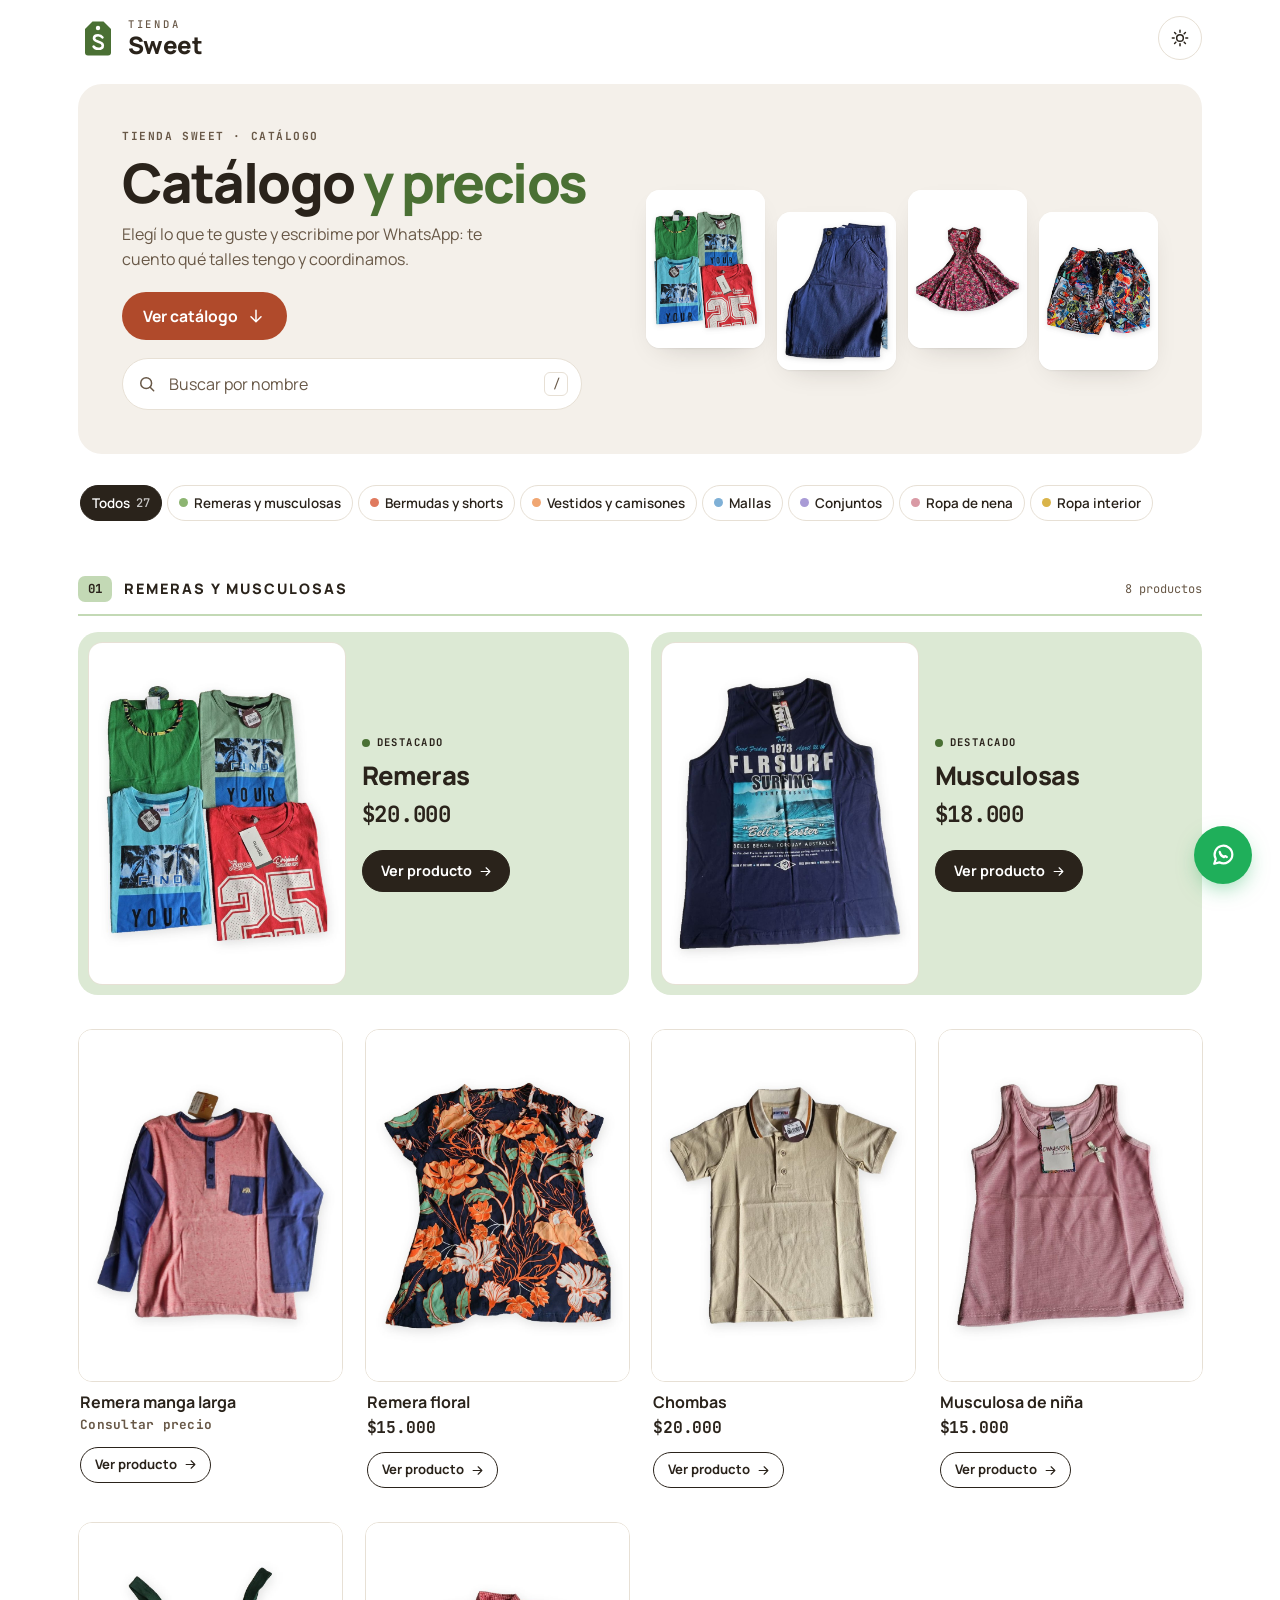
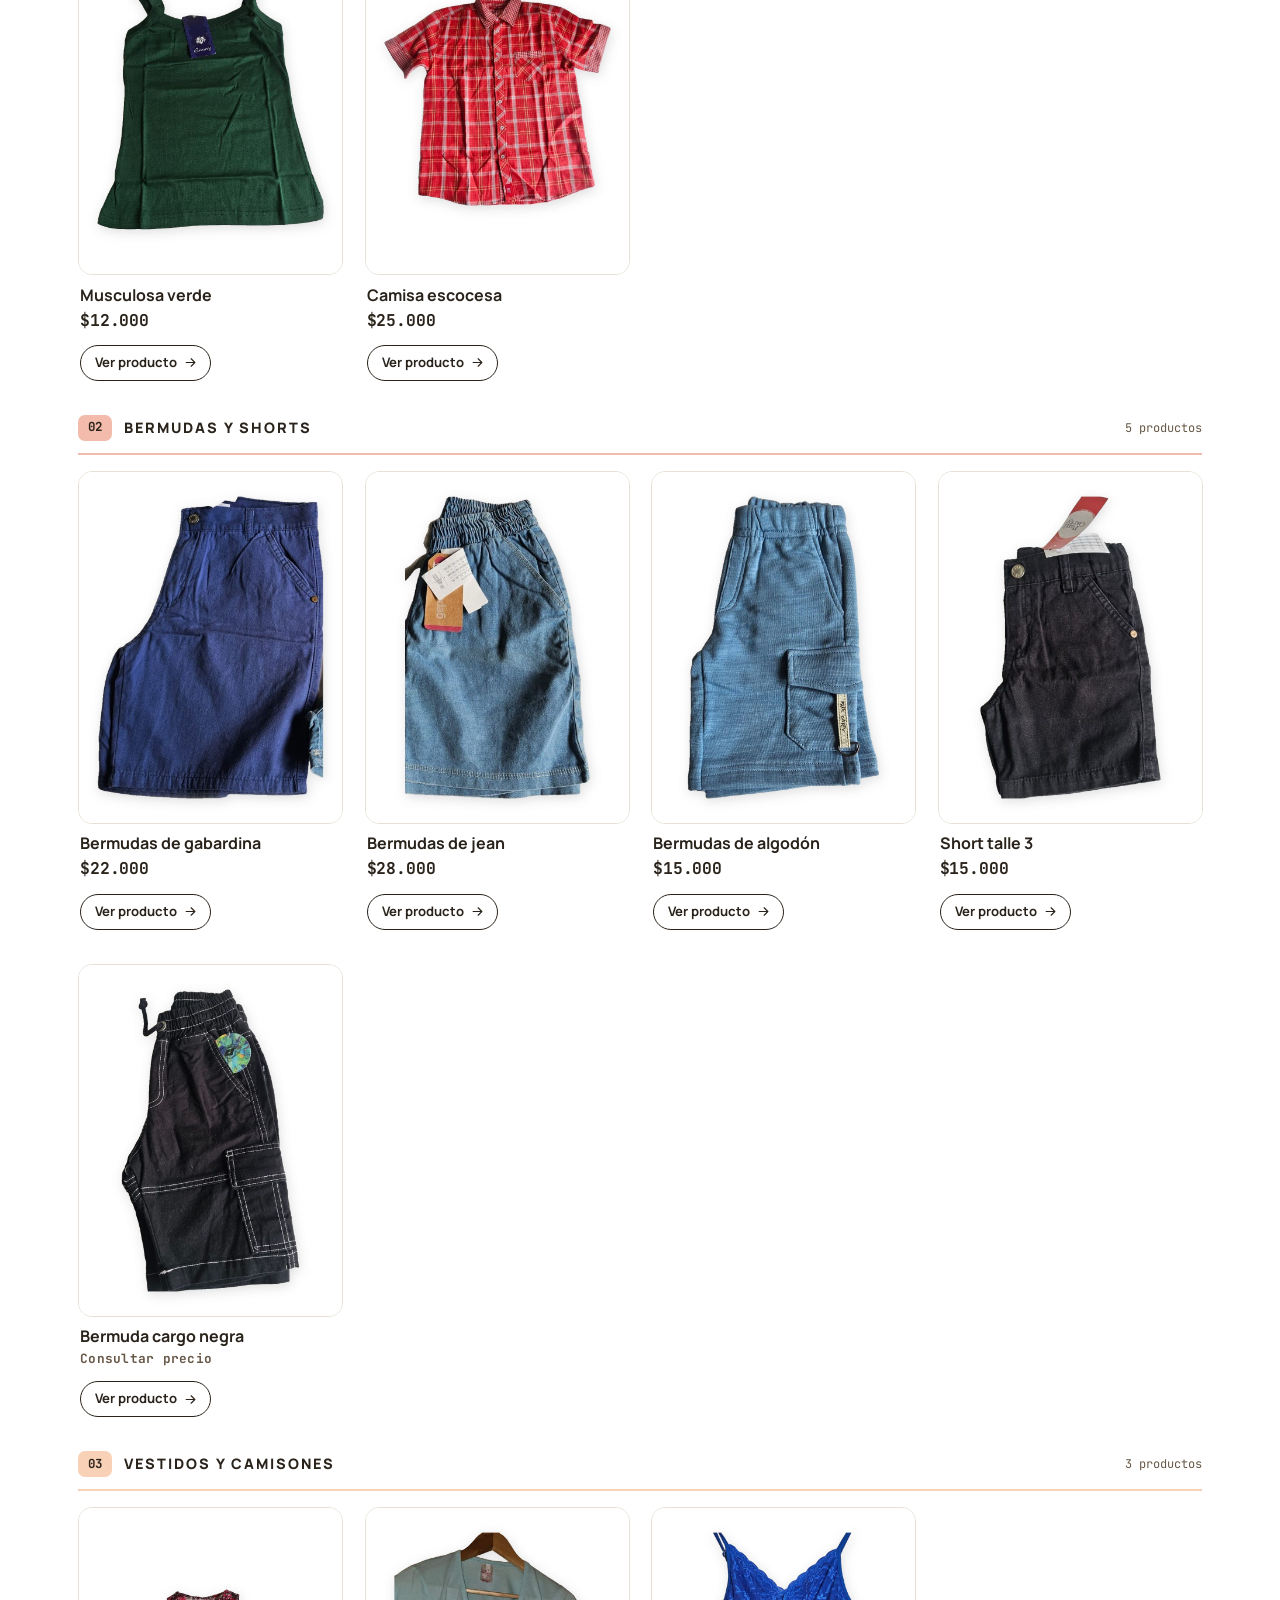
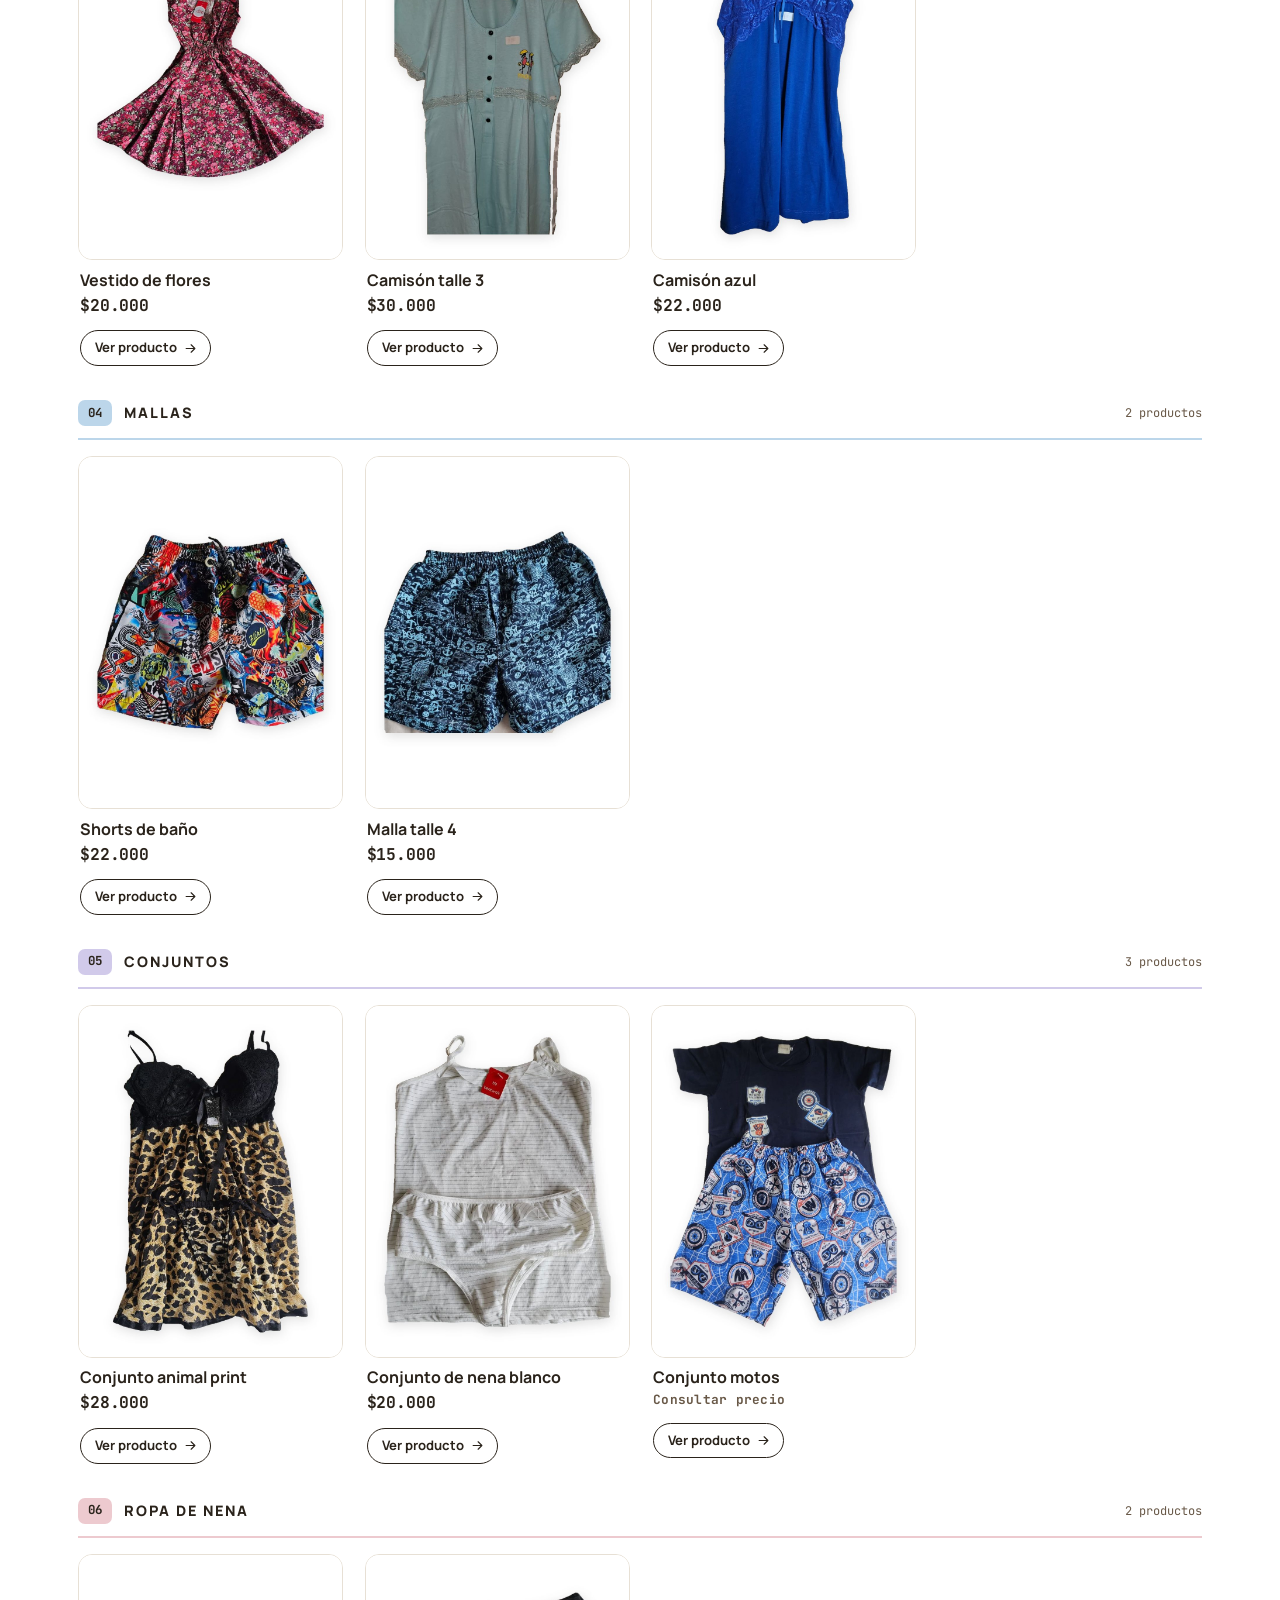
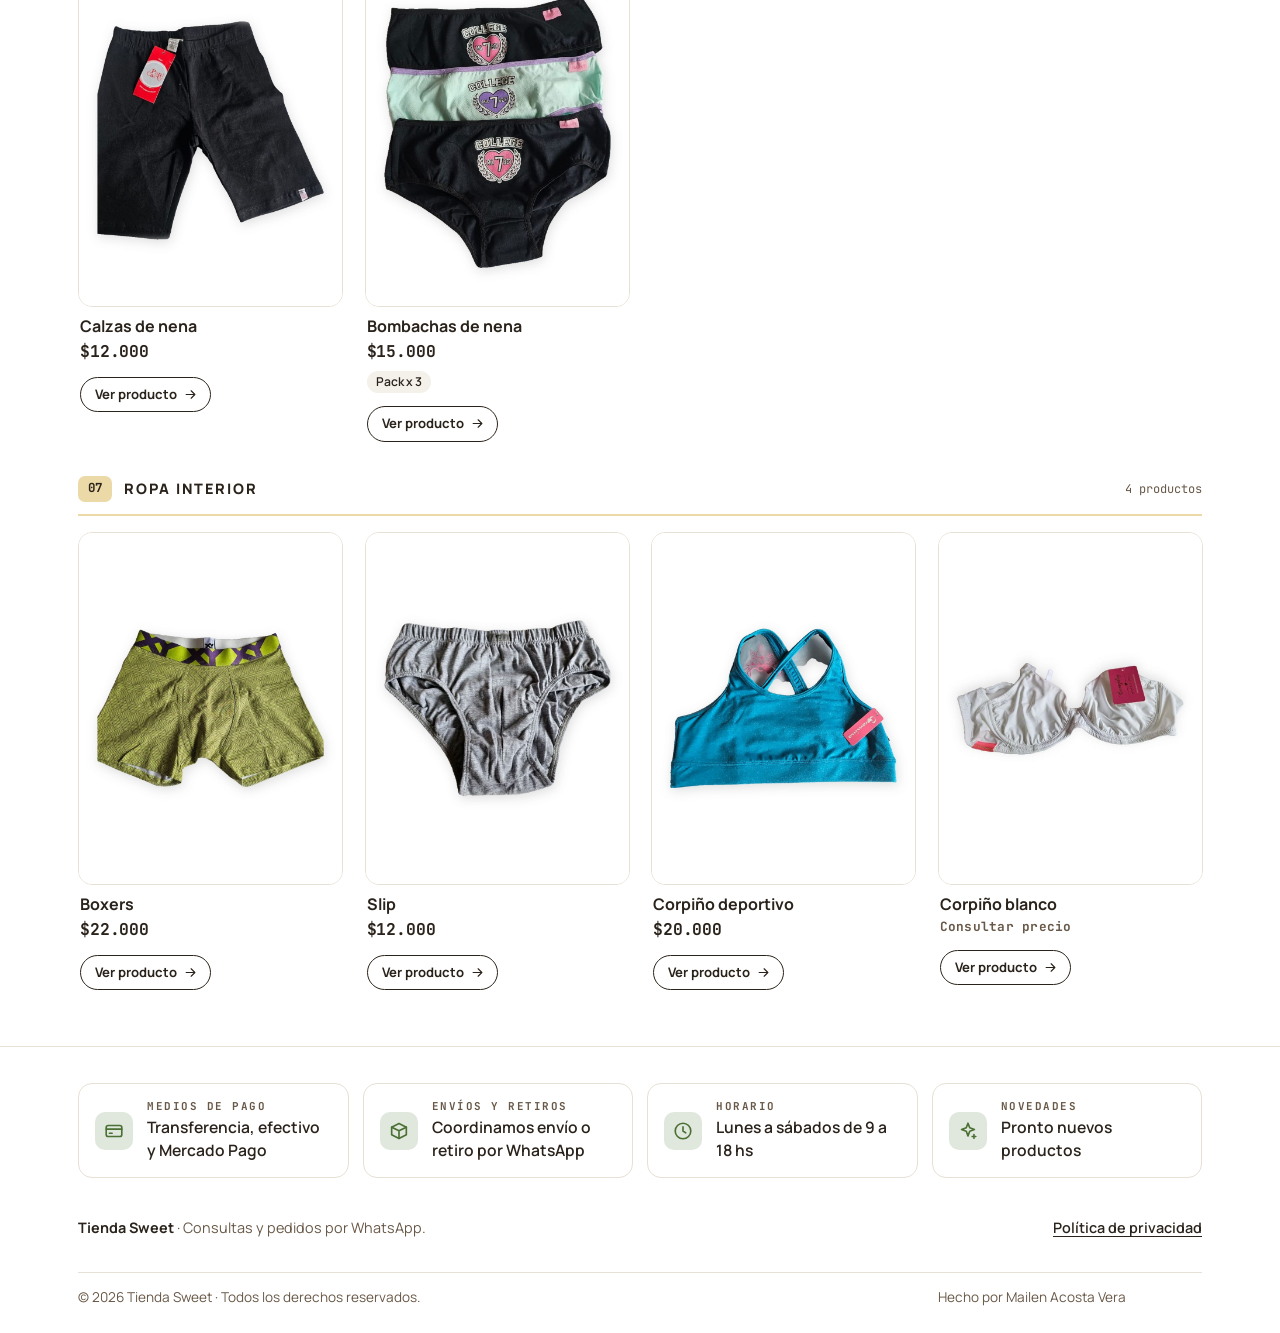
<file: index.html>
<!doctype html>
<html lang="es-AR">
<head>
  <meta charset="utf-8">
  <meta name="viewport" content="width=device-width, initial-scale=1, viewport-fit=cover">
  <title>Tienda Sweet</title>
  <meta name="description" content="Catálogo de Tienda Sweet: remeras, bermudas, vestidos, mallas, conjuntos, ropa de nena y ropa interior. Precios y pedidos por WhatsApp.">

  <!-- Vista previa al compartir el link (WhatsApp, Instagram, etc.) -->
  <meta property="og:type" content="website">
  <meta property="og:locale" content="es_AR">
  <meta property="og:site_name" content="Tienda Sweet">
  <meta property="og:title" content="Tienda Sweet">
  <meta property="og:description" content="Catálogo con precios. Elegí lo que te guste y pedilo por WhatsApp.">
  <!-- Cuando haya imagen: dirección completa (https://…), 1200 × 630 px.
  <meta property="og:image" content="https://TU-DOMINIO/assets/og-tienda-sweet.jpg">
  <meta property="og:image:width" content="1200">
  <meta property="og:image:height" content="630">
  -->

  <meta name="theme-color" content="#FFFFFF">
  <link rel="icon" href="assets/favicon.svg" type="image/svg+xml">

  <script>
    // Aplica el tema antes de pintar para que no parpadee.
    (function () {
      var t = null;
      try { t = localStorage.getItem("tiendasweet-tema"); } catch (e) {}
      if (t !== "beige") t = "blanco";
      document.documentElement.dataset.theme = t;
    })();
  </script>

  <link rel="preconnect" href="https://fonts.googleapis.com">
  <link rel="preconnect" href="https://fonts.gstatic.com" crossorigin>
  <link rel="stylesheet" href="https://fonts.googleapis.com/css2?family=JetBrains+Mono:wght@500;700&family=Manrope:wght@400;500;600;700;800&display=swap">
  <link rel="stylesheet" href="css/styles.css">

  <script src="js/data.js" defer></script>
  <script src="js/app.js" defer></script>
</head>
<body>
  <a class="saltar" href="#secciones">Saltar al catálogo</a>

  <header class="site-header">
    <div class="wrap header-row">
      <a class="brand" href="index.html" aria-label="Tienda Sweet, inicio">
        <svg class="brand-mark" viewBox="0 0 40 40" aria-hidden="true" focusable="false">
          <path class="brand-tag" d="M14.5 3.5h11l7.5 7.5v23.5a3 3 0 0 1-3 3h-20a3 3 0 0 1-3-3V11z"/>
          <circle class="brand-hole" cx="20" cy="10" r="2.2"/>
          <path class="brand-s" d="M24.4 19.4c-.9-1.4-2.5-2.2-4.3-2.2-2.4 0-4.1 1.3-4.1 3.1 0 4.4 8.8 2.6 8.8 7.1 0 2-1.8 3.4-4.6 3.4-2 0-3.7-.8-4.6-2.3"/>
        </svg>
        <span class="brand-text">
          <span class="brand-kicker">Tienda</span>
          <span class="brand-name">Sweet</span>
        </span>
      </a>
      <button type="button" class="icon-btn" data-theme-toggle aria-pressed="false" aria-label="Fondo beige">
        <svg class="icon icono-sol" viewBox="0 0 24 24" aria-hidden="true" focusable="false"><circle cx="12" cy="12" r="4"/><path d="M12 2.8v2.2M12 19v2.2M2.8 12H5M19 12h2.2M5.5 5.5l1.5 1.5M17 17l1.5 1.5M5.5 18.5L7 17M17 7l1.5-1.5"/></svg>
      </button>
    </div>
    <div class="wrap">
      <section class="hero" aria-labelledby="hero-titulo">
        <div class="hero-copy">
          <p class="hero-kicker">Tienda Sweet · Catálogo</p>
          <h1 class="hero-titulo" id="hero-titulo">Catálogo <span>y precios</span></h1>
          <p class="hero-texto">Elegí lo que te guste y escribime por WhatsApp: te cuento qué talles tengo y coordinamos.</p>
          <a class="btn btn--primario hero-cta" href="#secciones">Ver catálogo <svg class="icon" viewBox="0 0 24 24" aria-hidden="true" focusable="false"><path d="M12 5v14M6 13l6 6 6-6"/></svg></a>
          <form class="buscador hero-buscador" id="buscador" role="search" autocomplete="off">
            <label class="sr-only" for="buscar">Buscar por nombre</label>
            <svg class="icon buscador-icono" viewBox="0 0 24 24" aria-hidden="true" focusable="false"><circle cx="11" cy="11" r="6.5"/><path d="M20 20l-4.2-4.2"/></svg>
            <input id="buscar" type="search" placeholder="Buscar por nombre" enterkeyhint="search" spellcheck="false">
            <kbd class="atajo" aria-hidden="true">/</kbd>
            <button type="button" class="buscador-limpiar" id="buscar-limpiar" aria-label="Borrar búsqueda">
              <svg class="icon" viewBox="0 0 24 24" aria-hidden="true" focusable="false"><path d="M6.5 6.5l11 11M17.5 6.5l-11 11"/></svg>
            </button>
          </form>
        </div>
        <div class="hero-mosaico" id="hero-mosaico" aria-label="Algunos productos"></div>
      </section>
    </div>
  </header>

  <div id="centinela" aria-hidden="true"></div>
  <div class="controles" id="controles">
    <div class="wrap controles-inner">
      <button type="button" class="ir-buscar" id="ir-buscar" aria-label="Ir al buscador">
        <svg class="icon" viewBox="0 0 24 24" aria-hidden="true" focusable="false"><circle cx="11" cy="11" r="6.5"/><path d="M20 20l-4.2-4.2"/></svg>
      </button>
      <nav class="chips" id="chips" aria-label="Categorías"></nav>
    </div>
  </div>

  <main class="wrap catalogo">
    <p class="sr-only" id="anuncio" aria-live="polite"></p>
    <div id="secciones" tabindex="-1"></div>

    <div class="vacio" id="vacio" hidden>
      <svg class="vacio-icono" viewBox="0 0 24 24" aria-hidden="true" focusable="false"><circle cx="11" cy="11" r="6.5"/><path d="M20 20l-4.2-4.2M8.8 11h4.4"/></svg>
      <h2 class="vacio-titulo">No encontré nada con ese nombre</h2>
      <p class="vacio-texto" id="vacio-detalle"></p>
      <div class="vacio-acciones">
        <button type="button" class="btn btn--secundario" id="vacio-limpiar">Borrar búsqueda</button>
        <button type="button" class="btn btn--texto" id="vacio-todas" hidden>Buscar en todas las categorías</button>
      </div>
    </div>

    <noscript><p class="vacio-texto">Para ver el catálogo hace falta activar JavaScript en el navegador.</p></noscript>
  </main>

  <footer class="site-footer">
    <div class="wrap">
      <ul class="info">
        <li class="info-item">
          <svg class="icon info-icono" viewBox="0 0 24 24" aria-hidden="true" focusable="false"><rect x="3.5" y="6" width="17" height="12" rx="2.2"/><path d="M3.5 10h17M7 14.5h3"/></svg>
          <div>
            <p class="info-rotulo">Medios de pago</p>
            <p class="info-texto">Transferencia, efectivo y Mercado Pago</p>
          </div>
        </li>
        <li class="info-item">
          <svg class="icon info-icono" viewBox="0 0 24 24" aria-hidden="true" focusable="false"><path d="M4 7.8l8-4 8 4v8.4l-8 4-8-4z"/><path d="M4 7.8l8 4 8-4M12 11.8v8.4"/></svg>
          <div>
            <p class="info-rotulo">Envíos y retiros</p>
            <p class="info-texto">Coordinamos envío o retiro por WhatsApp</p>
          </div>
        </li>
        <li class="info-item">
          <svg class="icon info-icono" viewBox="0 0 24 24" aria-hidden="true" focusable="false"><circle cx="12" cy="12" r="8.5"/><path d="M12 7.5V12l3 2"/></svg>
          <div>
            <p class="info-rotulo">Horario</p>
            <p class="info-texto">Lunes a sábados de 9 a 18 hs</p>
          </div>
        </li>
        <li class="info-item">
          <svg class="icon info-icono" viewBox="0 0 24 24" aria-hidden="true" focusable="false"><path d="M12 3.5l1.9 5 5.1 1.9-5.1 1.9-1.9 5-1.9-5L5 10.4l5.1-1.9z"/><path d="M18.5 16v4M16.5 18h4"/></svg>
          <div>
            <p class="info-rotulo">Novedades</p>
            <p class="info-texto">Pronto nuevos productos</p>
          </div>
        </li>
      </ul>
      <div class="footer-row">
        <p><strong>Tienda Sweet</strong> · Consultas y pedidos por WhatsApp.</p>
        <nav class="footer-links" aria-label="Información legal">
          <a href="politica-de-privacidad.html">Política de privacidad</a>
        </nav>
      </div>
      <div class="firma">
        <p>© <span data-anio>2026</span> Tienda Sweet · Todos los derechos reservados.</p>
        <p>Hecho por Mailen Acosta Vera</p>
      </div>
    </div>
  </footer>
  <div class="flotantes">
    <button type="button" class="flot flot--subir" id="subir" aria-label="Volver arriba">
      <svg class="icon" viewBox="0 0 24 24" aria-hidden="true" focusable="false"><path d="M12 19V5M6 11l6-6 6 6"/></svg>
    </button>
    <a class="flot flot--wa" data-wa-general href="https://wa.me/" target="_blank" rel="noopener" aria-label="Escribime por WhatsApp">
      <svg class="icon" viewBox="0 0 24 24" aria-hidden="true" focusable="false"><path d="M20 11.6a7.6 7.6 0 0 1-11.1 6.7L4.5 19.5l1.3-4.1A7.6 7.6 0 1 1 20 11.6z"/><path d="M9.2 9.4c.3 1.9 1.6 3.6 3.6 4.4l1-.9 1.5.8"/></svg>
    </a>
  </div>
</body>
</html>
</file>
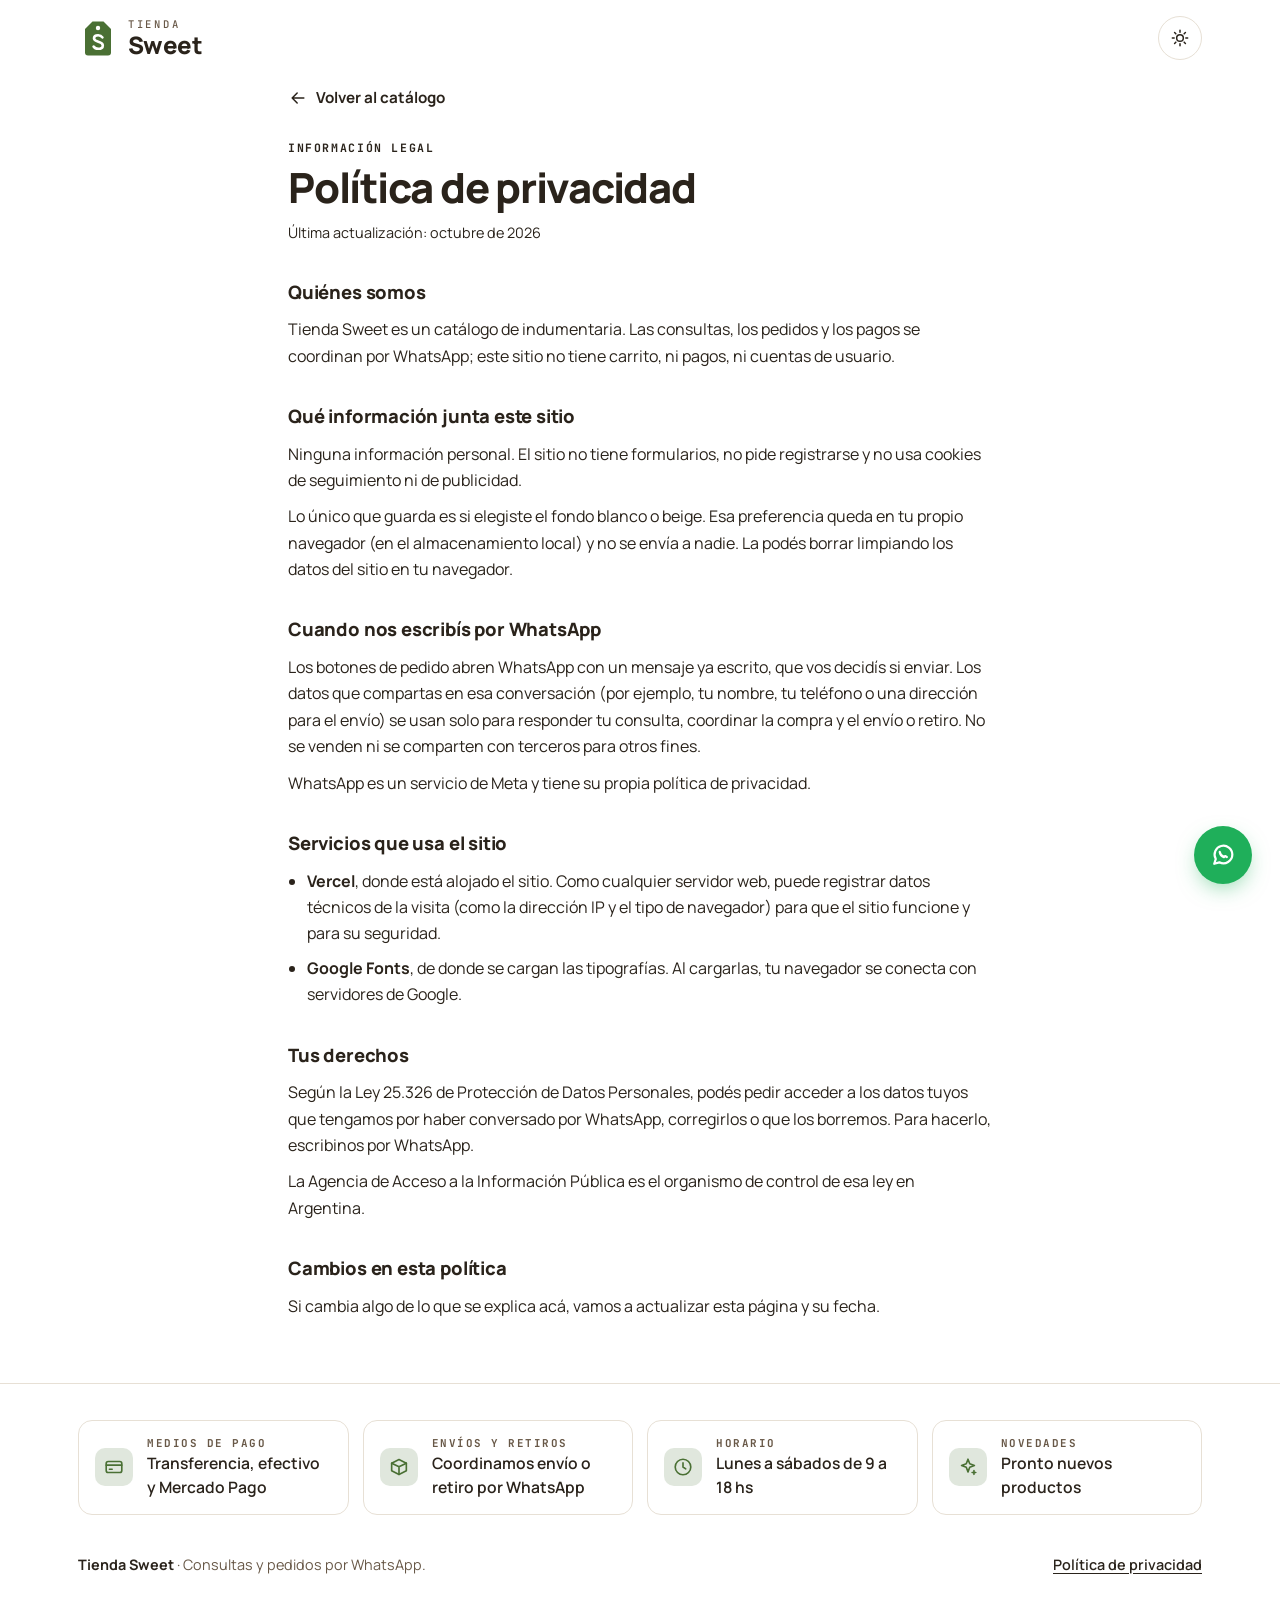
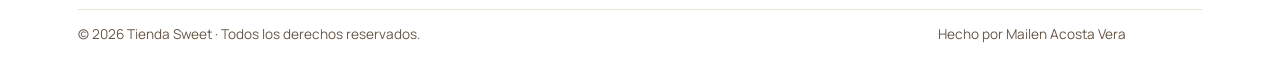
<file: politica-de-privacidad.html>
<!doctype html>
<html lang="es-AR">
<head>
  <meta charset="utf-8">
  <meta name="viewport" content="width=device-width, initial-scale=1, viewport-fit=cover">
  <title>Política de privacidad · Tienda Sweet</title>
  <meta name="description" content="Cómo trata Tienda Sweet la información de quienes visitan el catálogo.">

  <!-- WhatsApp lee estas etiquetas sin ejecutar JavaScript, así que todas las
       fichas comparten la misma vista previa (ver README). -->
  <meta property="og:type" content="website">
  <meta property="og:locale" content="es_AR">
  <meta property="og:site_name" content="Tienda Sweet">
  <meta property="og:title" content="Tienda Sweet">
  <meta property="og:description" content="Catálogo con precios. Elegí lo que te guste y pedilo por WhatsApp.">
  <!-- <meta property="og:image" content="https://TU-DOMINIO/assets/og-tienda-sweet.jpg"> -->

  <meta name="theme-color" content="#FFFFFF">
  <link rel="icon" href="assets/favicon.svg" type="image/svg+xml">

  <script>
    (function () {
      var t = null;
      try { t = localStorage.getItem("tiendasweet-tema"); } catch (e) {}
      if (t !== "beige") t = "blanco";
      document.documentElement.dataset.theme = t;
    })();
  </script>

  <link rel="preconnect" href="https://fonts.googleapis.com">
  <link rel="preconnect" href="https://fonts.gstatic.com" crossorigin>
  <link rel="stylesheet" href="https://fonts.googleapis.com/css2?family=JetBrains+Mono:wght@500;700&family=Manrope:wght@400;500;600;700;800&display=swap">
  <link rel="stylesheet" href="css/styles.css">

  <script src="js/data.js" defer></script>
  <script src="js/app.js" defer></script>
</head>
<body>
  <a class="saltar" href="#contenido">Saltar al contenido</a>

  <header class="site-header site-header--ficha">
    <div class="wrap header-row">
      <a class="brand" href="index.html" aria-label="Tienda Sweet, ir al catálogo">
        <svg class="brand-mark" viewBox="0 0 40 40" aria-hidden="true" focusable="false">
          <path class="brand-tag" d="M14.5 3.5h11l7.5 7.5v23.5a3 3 0 0 1-3 3h-20a3 3 0 0 1-3-3V11z"/>
          <circle class="brand-hole" cx="20" cy="10" r="2.2"/>
          <path class="brand-s" d="M24.4 19.4c-.9-1.4-2.5-2.2-4.3-2.2-2.4 0-4.1 1.3-4.1 3.1 0 4.4 8.8 2.6 8.8 7.1 0 2-1.8 3.4-4.6 3.4-2 0-3.7-.8-4.6-2.3"/>
        </svg>
        <span class="brand-text">
          <span class="brand-kicker">Tienda</span>
          <span class="brand-name">Sweet</span>
        </span>
      </a>
      <button type="button" class="icon-btn" data-theme-toggle aria-pressed="false" aria-label="Fondo beige">
        <svg class="icon icono-sol" viewBox="0 0 24 24" aria-hidden="true" focusable="false"><circle cx="12" cy="12" r="4"/><path d="M12 2.8v2.2M12 19v2.2M2.8 12H5M19 12h2.2M5.5 5.5l1.5 1.5M17 17l1.5 1.5M5.5 18.5L7 17M17 7l1.5-1.5"/></svg>
      </button>
    </div>
  </header>

  <main class="wrap legal" id="contenido">
    <a class="volver" href="index.html">
      <svg class="icon" viewBox="0 0 24 24" aria-hidden="true" focusable="false"><path d="M19 12H5M11 6l-6 6 6 6"/></svg>
      <span>Volver al catálogo</span>
    </a>

    <p class="rotulo legal-rotulo">Información legal</p>
    <h1 class="legal-titulo">Política de privacidad</h1>
    <p class="legal-fecha">Última actualización: octubre de 2026</p>

    <section>
      <h2>Quiénes somos</h2>
      <p>Tienda Sweet es un catálogo de indumentaria. Las consultas, los pedidos y los pagos se coordinan por WhatsApp; este sitio no tiene carrito, ni pagos, ni cuentas de usuario.</p>
    </section>

    <section>
      <h2>Qué información junta este sitio</h2>
      <p>Ninguna información personal. El sitio no tiene formularios, no pide registrarse y no usa cookies de seguimiento ni de publicidad.</p>
      <p>Lo único que guarda es si elegiste el fondo blanco o beige. Esa preferencia queda en tu propio navegador (en el almacenamiento local) y no se envía a nadie. La podés borrar limpiando los datos del sitio en tu navegador.</p>
    </section>

    <section>
      <h2>Cuando nos escribís por WhatsApp</h2>
      <p>Los botones de pedido abren WhatsApp con un mensaje ya escrito, que vos decidís si enviar. Los datos que compartas en esa conversación (por ejemplo, tu nombre, tu teléfono o una dirección para el envío) se usan solo para responder tu consulta, coordinar la compra y el envío o retiro. No se venden ni se comparten con terceros para otros fines.</p>
      <p>WhatsApp es un servicio de Meta y tiene su propia política de privacidad.</p>
    </section>

    <section>
      <h2>Servicios que usa el sitio</h2>
      <ul>
        <li><strong>Vercel</strong>, donde está alojado el sitio. Como cualquier servidor web, puede registrar datos técnicos de la visita (como la dirección IP y el tipo de navegador) para que el sitio funcione y para su seguridad.</li>
        <li><strong>Google Fonts</strong>, de donde se cargan las tipografías. Al cargarlas, tu navegador se conecta con servidores de Google.</li>
      </ul>
    </section>

    <section>
      <h2>Tus derechos</h2>
      <p>Según la Ley 25.326 de Protección de Datos Personales, podés pedir acceder a los datos tuyos que tengamos por haber conversado por WhatsApp, corregirlos o que los borremos. Para hacerlo, escribinos por WhatsApp.</p>
      <p>La Agencia de Acceso a la Información Pública es el organismo de control de esa ley en Argentina.</p>
    </section>

    <section>
      <h2>Cambios en esta política</h2>
      <p>Si cambia algo de lo que se explica acá, vamos a actualizar esta página y su fecha.</p>
    </section>
  </main>

  <footer class="site-footer">
    <div class="wrap">
      <ul class="info">
        <li class="info-item">
          <svg class="icon info-icono" viewBox="0 0 24 24" aria-hidden="true" focusable="false"><rect x="3.5" y="6" width="17" height="12" rx="2.2"/><path d="M3.5 10h17M7 14.5h3"/></svg>
          <div>
            <p class="info-rotulo">Medios de pago</p>
            <p class="info-texto">Transferencia, efectivo y Mercado Pago</p>
          </div>
        </li>
        <li class="info-item">
          <svg class="icon info-icono" viewBox="0 0 24 24" aria-hidden="true" focusable="false"><path d="M4 7.8l8-4 8 4v8.4l-8 4-8-4z"/><path d="M4 7.8l8 4 8-4M12 11.8v8.4"/></svg>
          <div>
            <p class="info-rotulo">Envíos y retiros</p>
            <p class="info-texto">Coordinamos envío o retiro por WhatsApp</p>
          </div>
        </li>
        <li class="info-item">
          <svg class="icon info-icono" viewBox="0 0 24 24" aria-hidden="true" focusable="false"><circle cx="12" cy="12" r="8.5"/><path d="M12 7.5V12l3 2"/></svg>
          <div>
            <p class="info-rotulo">Horario</p>
            <p class="info-texto">Lunes a sábados de 9 a 18 hs</p>
          </div>
        </li>
        <li class="info-item">
          <svg class="icon info-icono" viewBox="0 0 24 24" aria-hidden="true" focusable="false"><path d="M12 3.5l1.9 5 5.1 1.9-5.1 1.9-1.9 5-1.9-5L5 10.4l5.1-1.9z"/><path d="M18.5 16v4M16.5 18h4"/></svg>
          <div>
            <p class="info-rotulo">Novedades</p>
            <p class="info-texto">Pronto nuevos productos</p>
          </div>
        </li>
      </ul>
      <div class="footer-row">
        <p><strong>Tienda Sweet</strong> · Consultas y pedidos por WhatsApp.</p>
        <nav class="footer-links" aria-label="Información legal">
          <a href="politica-de-privacidad.html">Política de privacidad</a>
        </nav>
      </div>
      <div class="firma">
        <p>© <span data-anio>2026</span> Tienda Sweet · Todos los derechos reservados.</p>
        <p>Hecho por Mailen Acosta Vera</p>
      </div>
    </div>
  </footer>
  <div class="flotantes">
    <button type="button" class="flot flot--subir" id="subir" aria-label="Volver arriba">
      <svg class="icon" viewBox="0 0 24 24" aria-hidden="true" focusable="false"><path d="M12 19V5M6 11l6-6 6 6"/></svg>
    </button>
    <a class="flot flot--wa" data-wa-general href="https://wa.me/" target="_blank" rel="noopener" aria-label="Escribime por WhatsApp">
      <svg class="icon" viewBox="0 0 24 24" aria-hidden="true" focusable="false"><path d="M20 11.6a7.6 7.6 0 0 1-11.1 6.7L4.5 19.5l1.3-4.1A7.6 7.6 0 1 1 20 11.6z"/><path d="M9.2 9.4c.3 1.9 1.6 3.6 3.6 4.4l1-.9 1.5.8"/></svg>
    </a>
  </div>
</body>
</html>
</file>
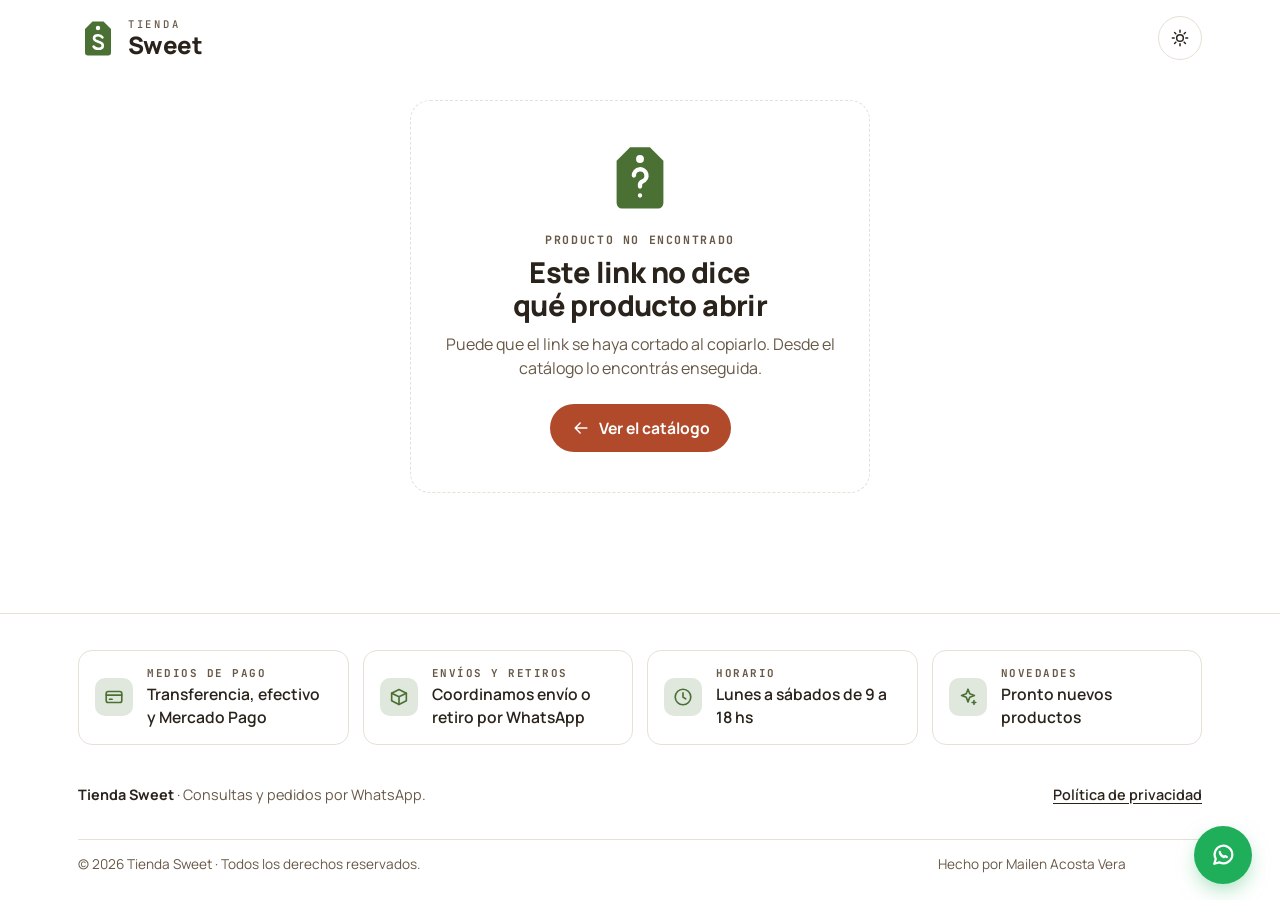
<file: producto.html>
<!doctype html>
<html lang="es-AR">
<head>
  <meta charset="utf-8">
  <meta name="viewport" content="width=device-width, initial-scale=1, viewport-fit=cover">
  <title>Producto · Tienda Sweet</title>
  <meta name="description" content="Catálogo de Tienda Sweet. Precios y pedidos por WhatsApp.">

  <!-- WhatsApp lee estas etiquetas sin ejecutar JavaScript, así que todas las
       fichas comparten la misma vista previa (ver README). -->
  <meta property="og:type" content="website">
  <meta property="og:locale" content="es_AR">
  <meta property="og:site_name" content="Tienda Sweet">
  <meta property="og:title" content="Tienda Sweet">
  <meta property="og:description" content="Catálogo con precios. Elegí lo que te guste y pedilo por WhatsApp.">
  <!-- <meta property="og:image" content="https://TU-DOMINIO/assets/og-tienda-sweet.jpg"> -->

  <meta name="theme-color" content="#FFFFFF">
  <link rel="icon" href="assets/favicon.svg" type="image/svg+xml">

  <script>
    (function () {
      var t = null;
      try { t = localStorage.getItem("tiendasweet-tema"); } catch (e) {}
      if (t !== "beige") t = "blanco";
      document.documentElement.dataset.theme = t;
    })();
  </script>

  <link rel="preconnect" href="https://fonts.googleapis.com">
  <link rel="preconnect" href="https://fonts.gstatic.com" crossorigin>
  <link rel="stylesheet" href="https://fonts.googleapis.com/css2?family=JetBrains+Mono:wght@500;700&family=Manrope:wght@400;500;600;700;800&display=swap">
  <link rel="stylesheet" href="css/styles.css">

  <script src="js/data.js" defer></script>
  <script src="js/app.js" defer></script>
  <script src="js/producto.js" defer></script>
</head>
<body class="pagina-ficha">
  <a class="saltar" href="#ficha">Saltar a la ficha</a>

  <header class="site-header site-header--ficha">
    <div class="wrap header-row">
      <a class="brand" href="index.html" aria-label="Tienda Sweet, ir al catálogo">
        <svg class="brand-mark" viewBox="0 0 40 40" aria-hidden="true" focusable="false">
          <path class="brand-tag" d="M14.5 3.5h11l7.5 7.5v23.5a3 3 0 0 1-3 3h-20a3 3 0 0 1-3-3V11z"/>
          <circle class="brand-hole" cx="20" cy="10" r="2.2"/>
          <path class="brand-s" d="M24.4 19.4c-.9-1.4-2.5-2.2-4.3-2.2-2.4 0-4.1 1.3-4.1 3.1 0 4.4 8.8 2.6 8.8 7.1 0 2-1.8 3.4-4.6 3.4-2 0-3.7-.8-4.6-2.3"/>
        </svg>
        <span class="brand-text">
          <span class="brand-kicker">Tienda</span>
          <span class="brand-name">Sweet</span>
        </span>
      </a>
      <button type="button" class="icon-btn" data-theme-toggle aria-pressed="false" aria-label="Fondo beige">
        <svg class="icon icono-sol" viewBox="0 0 24 24" aria-hidden="true" focusable="false"><circle cx="12" cy="12" r="4"/><path d="M12 2.8v2.2M12 19v2.2M2.8 12H5M19 12h2.2M5.5 5.5l1.5 1.5M17 17l1.5 1.5M5.5 18.5L7 17M17 7l1.5-1.5"/></svg>
      </button>
    </div>
  </header>

  <main class="wrap ficha-main">
    <a class="volver" data-volver href="index.html">
      <svg class="icon" viewBox="0 0 24 24" aria-hidden="true" focusable="false"><path d="M19 12H5M11 6l-6 6 6 6"/></svg>
      <span>Volver al catálogo</span>
    </a>

    <div id="ficha" tabindex="-1">
      <noscript><p class="error-texto">Para ver la ficha hace falta activar JavaScript en el navegador.</p></noscript>
    </div>

    <section class="relacionados" id="relacionados" aria-labelledby="titulo-relacionados" hidden>
      <h2 class="rotulo relacionados-titulo" id="titulo-relacionados">También te puede gustar</h2>
      <div class="grilla"></div>
    </section>
  </main>

  <footer class="site-footer">
    <div class="wrap">
      <ul class="info">
        <li class="info-item">
          <svg class="icon info-icono" viewBox="0 0 24 24" aria-hidden="true" focusable="false"><rect x="3.5" y="6" width="17" height="12" rx="2.2"/><path d="M3.5 10h17M7 14.5h3"/></svg>
          <div>
            <p class="info-rotulo">Medios de pago</p>
            <p class="info-texto">Transferencia, efectivo y Mercado Pago</p>
          </div>
        </li>
        <li class="info-item">
          <svg class="icon info-icono" viewBox="0 0 24 24" aria-hidden="true" focusable="false"><path d="M4 7.8l8-4 8 4v8.4l-8 4-8-4z"/><path d="M4 7.8l8 4 8-4M12 11.8v8.4"/></svg>
          <div>
            <p class="info-rotulo">Envíos y retiros</p>
            <p class="info-texto">Coordinamos envío o retiro por WhatsApp</p>
          </div>
        </li>
        <li class="info-item">
          <svg class="icon info-icono" viewBox="0 0 24 24" aria-hidden="true" focusable="false"><circle cx="12" cy="12" r="8.5"/><path d="M12 7.5V12l3 2"/></svg>
          <div>
            <p class="info-rotulo">Horario</p>
            <p class="info-texto">Lunes a sábados de 9 a 18 hs</p>
          </div>
        </li>
        <li class="info-item">
          <svg class="icon info-icono" viewBox="0 0 24 24" aria-hidden="true" focusable="false"><path d="M12 3.5l1.9 5 5.1 1.9-5.1 1.9-1.9 5-1.9-5L5 10.4l5.1-1.9z"/><path d="M18.5 16v4M16.5 18h4"/></svg>
          <div>
            <p class="info-rotulo">Novedades</p>
            <p class="info-texto">Pronto nuevos productos</p>
          </div>
        </li>
      </ul>
      <div class="footer-row">
        <p><strong>Tienda Sweet</strong> · Consultas y pedidos por WhatsApp.</p>
        <nav class="footer-links" aria-label="Información legal">
          <a href="politica-de-privacidad.html">Política de privacidad</a>
        </nav>
      </div>
      <div class="firma">
        <p>© <span data-anio>2026</span> Tienda Sweet · Todos los derechos reservados.</p>
        <p>Hecho por Mailen Acosta Vera</p>
      </div>
    </div>
  </footer>
  <div class="flotantes">
    <button type="button" class="flot flot--subir" id="subir" aria-label="Volver arriba">
      <svg class="icon" viewBox="0 0 24 24" aria-hidden="true" focusable="false"><path d="M12 19V5M6 11l6-6 6 6"/></svg>
    </button>
    <a class="flot flot--wa" data-wa-general href="https://wa.me/" target="_blank" rel="noopener" aria-label="Escribime por WhatsApp">
      <svg class="icon" viewBox="0 0 24 24" aria-hidden="true" focusable="false"><path d="M20 11.6a7.6 7.6 0 0 1-11.1 6.7L4.5 19.5l1.3-4.1A7.6 7.6 0 1 1 20 11.6z"/><path d="M9.2 9.4c.3 1.9 1.6 3.6 3.6 4.4l1-.9 1.5.8"/></svg>
    </a>
  </div>
</body>
</html>
</file>
<file: css/styles.css>
/* =====================================================================
   Tienda Sweet — estilos compartidos (index.html y producto.html)
   Fondo blanco (o beige con el botón del sol), acentos pistacho y coral.
   Todo el color vive en variables de :root.
   ===================================================================== */

:root,
:root[data-theme="blanco"] {
  color-scheme: light;
  --bg: #FFFFFF;
  --surface: #FFFFFF;
  --surface-2: #F4F0EA;
  --ink: #2A231B;
  --ink-2: #685847;          /* texto secundario: 7.0:1 sobre --bg */
  --line: #E7E0D5;
  --accent: #4A7034;         /* pistacho */
  --on-accent: #FFFFFF;
  --coral: #B04A2B;          /* botón principal: 5.4:1 con blanco */
  --coral-hover: #9A3F24;
  --on-coral: #FFFFFF;
  --focus: #B04A2B;
  --shadow: 0 1px 2px rgb(42 35 27 / .06), 0 10px 28px -16px rgb(42 35 27 / .28);
  /* cuánto acento de categoría se mezcla en fondos y marcas de agua */
  --mix-suave: 30%;
  --mix-fuerte: 52%;
  --mix-marca: 62%;
}

/* Variante beige: se activa con el botón del sol (arriba a la derecha). */
:root[data-theme="beige"] {
  --bg: #F8F3EA;
  --surface: #FFFDF9;
  --surface-2: #EFE7DA;
  --ink-2: #685847;          /* 6.0:1 sobre --bg */
  --line: #E6DCCB;
}

:root {
  --font-sans: "Manrope", ui-sans-serif, system-ui, -apple-system, "Segoe UI", Helvetica, Arial, sans-serif;
  --font-mono: "JetBrains Mono", ui-monospace, SFMono-Regular, Menlo, Consolas, "Liberation Mono", monospace;
  --radius: 14px;
  --gutter: 16px;
  --ease: cubic-bezier(.2, .7, .2, 1);
}

@media (min-width: 768px) {
  :root { --gutter: 28px; }
}

/* Colores derivados del acento de cada categoría (--cat se define en línea). */
.seccion, .card, .chip, .ficha, .ph {
  --cat-suave: color-mix(in oklab, var(--cat, var(--accent)) var(--mix-suave), var(--surface));
  --cat-fuerte: color-mix(in oklab, var(--cat, var(--accent)) var(--mix-fuerte), var(--surface));
  --cat-marca: color-mix(in oklab, var(--cat, var(--accent)) var(--mix-marca), var(--ink));
}

/* ---------- Base ---------- */

*, *::before, *::after { box-sizing: border-box; }

html {
  -webkit-text-size-adjust: 100%;
  text-size-adjust: 100%;
}

body {
  margin: 0;
  min-height: 100vh;
  display: flex;
  flex-direction: column;
  background: var(--bg);
  color: var(--ink);
  font-family: var(--font-sans);
  font-size: 1rem;
  line-height: 1.5;
  -webkit-font-smoothing: antialiased;
  transition: background-color .3s var(--ease), color .3s var(--ease);
}

main { flex: 1; }

img, svg { display: block; max-width: 100%; }
a { color: inherit; }
button, input { font: inherit; color: inherit; }
h1, h2, h3, p { margin: 0; }
[hidden] { display: none !important; }

:focus-visible {
  outline: 2.5px solid var(--focus);
  outline-offset: 3px;
  border-radius: 8px;
}

.sr-only {
  position: absolute;
  width: 1px; height: 1px;
  padding: 0; margin: -1px;
  overflow: hidden;
  clip: rect(0 0 0 0);
  white-space: nowrap;
  border: 0;
}

.saltar {
  position: absolute;
  left: var(--gutter);
  top: -80px;
  z-index: 100;
  padding: 10px 16px;
  border-radius: 999px;
  background: var(--ink);
  color: var(--bg);
  font-weight: 700;
  text-decoration: none;
}
.saltar:focus { top: 12px; }

.wrap {
  width: 100%;
  max-width: 1180px;
  margin-inline: auto;
  padding-inline: var(--gutter);
}

.icon {
  width: 20px;
  height: 20px;
  flex: none;
  fill: none;
  stroke: currentColor;
  stroke-width: 1.8;
  stroke-linecap: round;
  stroke-linejoin: round;
}

.rotulo {
  font-family: var(--font-mono);
  font-size: .72rem;
  font-weight: 700;
  letter-spacing: .14em;
  text-transform: uppercase;
}

/* ---------- Marca ---------- */

.site-header { padding-top: 16px; }

.header-row {
  display: flex;
  align-items: center;
  justify-content: space-between;
  gap: 12px;
}

.brand {
  display: inline-flex;
  align-items: center;
  gap: 10px;
  text-decoration: none;
}

.brand-mark { width: 40px; height: 40px; }
.brand-tag { fill: var(--accent); transition: fill .3s var(--ease); }
.brand-hole { fill: var(--bg); transition: fill .3s var(--ease); }
.brand-s {
  fill: none;
  stroke: var(--on-accent);
  stroke-width: 2.6;
  stroke-linecap: round;
}

.brand-text { display: flex; flex-direction: column; line-height: 1; }
.brand-kicker {
  font-family: var(--font-mono);
  font-size: .66rem;
  font-weight: 500;
  letter-spacing: .26em;
  text-transform: uppercase;
  color: var(--ink-2);
}
.brand-name {
  margin-top: 3px;
  font-size: 1.5rem;
  font-weight: 800;
  letter-spacing: -.025em;
}

.brand:hover .brand-mark { animation: balanceo .7s var(--ease); transform-origin: 50% 10%; }

@keyframes balanceo {
  0%, 100% { transform: rotate(0); }
  30% { transform: rotate(-7deg); }
  65% { transform: rotate(4deg); }
}

.icon-btn {
  display: grid;
  place-items: center;
  width: 44px;
  height: 44px;
  border-radius: 999px;
  border: 1px solid var(--line);
  background: var(--surface);
  cursor: pointer;
  transition: border-color .2s, background-color .3s;
}
.icon-btn:hover { border-color: var(--ink-2); }
.icon-btn .icon { animation: girar .4s var(--ease); }

/* Con fondo beige, el botón del sol queda "prendido". */
.icon-btn[aria-pressed="true"] {
  background: var(--surface-2);
  border-color: var(--ink-2);
}

@keyframes girar {
  from { transform: rotate(-60deg) scale(.6); opacity: 0; }
  to { transform: none; opacity: 1; }
}

/* ---------- Hero ---------- */

.hero {
  display: grid;
  gap: 22px;
  margin-top: 18px;
  padding: 26px 20px 20px;
  border-radius: calc(var(--radius) + 10px);
  background: var(--surface-2);
  overflow: hidden;
}
.hero-kicker {
  font-family: var(--font-mono);
  font-size: .7rem;
  font-weight: 700;
  letter-spacing: .14em;
  text-transform: uppercase;
  color: var(--ink-2);
}
.hero-titulo {
  margin-top: 10px;
  font-size: clamp(2rem, 9vw, 3.4rem);
  font-weight: 800;
  letter-spacing: -.035em;
  line-height: 1.02;
}
.hero-titulo span { color: var(--accent); }
.hero-texto {
  margin-top: 12px;
  max-width: 40ch;
  color: var(--ink-2);
  font-size: 1rem;
  line-height: 1.55;
}
.hero-cta { margin-top: 20px; }
.hero-cta .icon { transition: transform .25s var(--ease); }
.hero-cta:hover .icon { transform: translateY(2px); }

.hero-mosaico {
  display: grid;
  grid-template-columns: repeat(4, minmax(0, 1fr));
  gap: 8px;
}
.hero-foto {
  display: block;
  aspect-ratio: 3 / 4;
  overflow: hidden;
  border-radius: var(--radius);
  background: #fff;
  box-shadow: var(--shadow);
  animation: aparecer .6s var(--ease) both;
  animation-delay: calc(var(--i, 0) * 80ms + 120ms);
}
.hero-foto img { width: 100%; height: 100%; object-fit: cover; transition: transform .5s var(--ease); }
.hero-foto:hover img { transform: scale(1.04); }

@media (min-width: 768px) {
  .hero {
    grid-template-columns: minmax(0, 1fr) minmax(0, 1.05fr);
    align-items: center;
    gap: 36px;
    margin-top: 24px;
    padding: 44px 44px;
  }
  .hero-mosaico { grid-template-columns: repeat(2, minmax(0, 1fr)); gap: 12px; }
  /* escalonado: la columna derecha baja un poco */
  .hero-foto:nth-child(even) { translate: 0 22px; }
  .hero-foto:nth-child(n+3) { margin-top: -10px; }
}
@media (min-width: 1100px) {
  .hero-mosaico { grid-template-columns: repeat(4, minmax(0, 1fr)); }
  .hero-foto:nth-child(n+3) { margin-top: 0; }
}

/* El buscador vive dentro del hero, debajo del botón */
.hero-buscador { margin-top: 18px; max-width: 460px; }
.hero { margin-bottom: 14px; }

/* ---------- Buscador y chips ---------- */

#centinela { height: 1px; }

.controles {
  position: sticky;
  top: 0;
  z-index: 20;
  background: var(--bg);
  border-bottom: 1px solid transparent;
  transition: border-color .2s, background-color .3s var(--ease);
}
.controles.pegado { border-bottom-color: var(--line); }

/* La barra fija lleva solo las categorías; la lupa aparece cuando el
   buscador ya quedó fuera de la pantalla. */
.controles-inner {
  display: flex;
  align-items: center;
  gap: 10px;
  padding-block: 10px;
}

.ir-buscar {
  display: none;
  flex: none;
  place-items: center;
  width: 40px;
  height: 40px;
  border: 1px solid var(--line);
  border-radius: 999px;
  background: var(--surface);
  cursor: pointer;
  transition: border-color .2s;
}
.ir-buscar:hover { border-color: var(--ink-2); }
.ir-buscar:focus-visible { border-radius: 999px; }
.controles.pegado .ir-buscar { display: grid; animation: girar .3s var(--ease); }

.buscador { position: relative; }

.buscador input {
  width: 100%;
  height: 52px;
  padding: 0 48px 0 46px;
  border-radius: 999px;
  border: 1px solid var(--line);
  background: var(--surface);
  font-size: 1rem; /* 16px: evita el zoom automático en iPhone */
  transition: border-color .2s, background-color .3s;
  -webkit-appearance: none;
  appearance: none;
}
.buscador input::placeholder { color: var(--ink-2); opacity: 1; }
.buscador input:hover { border-color: var(--ink-2); }
.buscador input:focus-visible { outline-offset: 1px; border-color: var(--ink); }
.buscador input::-webkit-search-cancel-button { -webkit-appearance: none; appearance: none; }

.buscador-icono {
  position: absolute;
  left: 15px;
  top: 50%;
  translate: 0 -50%;
  color: var(--ink-2);
  pointer-events: none;
}

.buscador-limpiar {
  position: absolute;
  right: 5px;
  top: 50%;
  translate: 0 -50%;
  display: none;
  place-items: center;
  width: 36px;
  height: 36px;
  border: 0;
  border-radius: 999px;
  background: var(--surface-2);
  cursor: pointer;
}
.buscador-limpiar .icon { width: 18px; height: 18px; }
.buscador.tiene-texto .buscador-limpiar { display: grid; }

.atajo {
  position: absolute;
  right: 14px;
  top: 50%;
  translate: 0 -50%;
  display: none;
  place-items: center;
  min-width: 24px;
  height: 24px;
  border: 1px solid var(--line);
  border-radius: 6px;
  font-family: var(--font-mono);
  font-size: .78rem;
  color: var(--ink-2);
}
@media (hover: hover) and (pointer: fine) {
  .atajo { display: grid; }
  .buscador.tiene-texto .atajo,
  .buscador:focus-within .atajo { display: none; }
}

.chips {
  flex: 1;
  min-width: 0;
  display: flex;
  gap: 8px;
  overflow-x: auto;
  margin-right: calc(var(--gutter) * -1);
  padding: 4px var(--gutter) 4px 2px;
  scroll-padding-inline: var(--gutter);
  scrollbar-width: none;
  -webkit-overflow-scrolling: touch;
  /* se desvanece a la derecha para indicar que se puede deslizar */
  -webkit-mask-image: linear-gradient(to right, #000 calc(100% - 28px), transparent);
  mask-image: linear-gradient(to right, #000 calc(100% - 28px), transparent);
}
.chips::-webkit-scrollbar { display: none; }

.chip {
  flex: none;
  display: inline-flex;
  align-items: center;
  gap: 8px;
  height: 38px;
  padding: 0 15px;
  border-radius: 999px;
  border: 1px solid var(--line);
  background: var(--surface);
  font-size: .9rem;
  font-weight: 600;
  white-space: nowrap;
  text-decoration: none;
  transition: background-color .2s, border-color .2s, color .2s;
}
.chip:hover { border-color: var(--ink-2); }
.chip:focus-visible { outline-offset: 2px; border-radius: 999px; }
.chip[aria-current="true"] {
  background: var(--ink);
  border-color: var(--ink);
  color: var(--bg);
}

.chip-dot {
  width: 9px;
  height: 9px;
  border-radius: 50%;
  background: var(--cat);
  flex: none;
}

.chip-n {
  font-family: var(--font-mono);
  font-size: .75rem;
  font-weight: 500;
  opacity: .75;
}

/* En escritorio: una sola fila, chips más compactos. */
@media (min-width: 768px) {
  .controles-inner { padding-block: 12px; }
  .chips { gap: 6px; margin-right: 0; padding-right: 2px; }
  .chip { height: 36px; padding: 0 12px; gap: 7px; font-size: .86rem; }
}
@media (min-width: 1100px) {
  /* entran todas en una fila: sin degradé de "hay más" */
  .chips { -webkit-mask-image: none; mask-image: none; gap: 5px; }
  .chip { padding: 0 11px; gap: 6px; font-size: .84rem; }
}

/* ---------- Secciones del catálogo ---------- */

.catalogo { padding-block: 4px 56px; }
#secciones:focus { outline: none; }

.seccion {
  padding-top: 34px;
  scroll-margin-top: 80px;
}

.seccion-head {
  display: flex;
  align-items: center;
  gap: 12px;
  margin-bottom: 16px;
  padding-bottom: 12px;
  border-bottom: 2px solid var(--cat-fuerte);
}

.seccion-num {
  display: grid;
  place-items: center;
  min-width: 34px;
  height: 26px;
  padding-inline: 6px;
  border-radius: 7px;
  background: var(--cat-fuerte);
  color: var(--ink);
  font-family: var(--font-mono);
  font-size: .78rem;
  font-weight: 700;
}

.seccion-titulo {
  font-size: .9rem;
  font-weight: 800;
  letter-spacing: .14em;
  text-transform: uppercase;
}

.seccion-cant {
  margin-left: auto;
  color: var(--ink-2);
  font-family: var(--font-mono);
  font-size: .75rem;
  white-space: nowrap;
}

.grilla {
  display: grid;
  grid-template-columns: repeat(2, minmax(0, 1fr));
  grid-auto-flow: dense;
  gap: 22px 12px;
}

@media (min-width: 640px) {
  .grilla { grid-template-columns: repeat(3, minmax(0, 1fr)); gap: 30px 18px; }
}
@media (min-width: 1000px) {
  .grilla { grid-template-columns: repeat(4, minmax(0, 1fr)); gap: 34px 22px; }
}

/* ---------- Tarjeta ---------- */

.card {
  display: flex;
  flex-direction: column;
  gap: 10px;
  border-radius: var(--radius);
  text-decoration: none;
  animation: aparecer .5s var(--ease) both;
  animation-delay: calc(min(var(--i, 0), 10) * 40ms);
}
.card:focus-visible { outline-offset: 4px; border-radius: var(--radius); }

@keyframes aparecer {
  from { opacity: 0; transform: translateY(10px); }
  to { opacity: 1; transform: none; }
}

.media {
  position: relative;
  border: 1px solid var(--line);
  aspect-ratio: 3 / 4;
  overflow: hidden;
  border-radius: var(--radius);
  background: var(--cat-suave, var(--surface-2));
  container-type: inline-size;
}
.media img {
  width: 100%;
  height: 100%;
  object-fit: cover;
  transition: transform .6s var(--ease);
}
.card:hover .media img { transform: scale(1.035); }

.card-body {
  display: flex;
  flex-direction: column;
  align-items: flex-start;
  gap: 3px;
  padding-inline: 2px;
}

.card-name {
  font-size: 1rem;
  font-weight: 700;
  line-height: 1.25;
  text-wrap: balance;
}

.card-price {
  font-family: var(--font-mono);
  font-size: 1.02rem;
  font-weight: 700;
  letter-spacing: -.01em;
}

/* "Consultar precio": misma tipografía, más chica para que entre en una línea */
.card-price.sin-precio {
  font-size: .8rem;
  letter-spacing: .02em;
  color: var(--ink-2);
}
.card--destacado .card-price.sin-precio { font-size: .95rem; }

.card-nota {
  margin-top: 4px;
  padding: 2px 9px;
  border-radius: 999px;
  background: var(--surface-2);
  color: var(--ink);
  font-size: .76rem;
  font-weight: 600;
}

.card-cat {
  color: var(--ink-2);
  font-family: var(--font-mono);
  font-size: .66rem;
  font-weight: 700;
  letter-spacing: .14em;
  text-transform: uppercase;
}

/* Destacado: ocupa dos columnas, foto + texto lado a lado. */
.card--destacado {
  grid-column: span 2;
  display: grid;
  grid-template-columns: minmax(0, 1fr) minmax(0, 1fr);
  gap: 16px;
  padding: 10px;
  border-radius: calc(var(--radius) + 6px);
  background: var(--cat-suave);
}
.card--destacado .media { --cat-suave: var(--cat-fuerte); }
.card--destacado .card-body {
  justify-content: center;
  padding: 8px 8px 8px 0;
}
.card--destacado .card-name {
  font-size: clamp(1.25rem, 5vw, 1.6rem);
  font-weight: 800;
  letter-spacing: -.02em;
  line-height: 1.12;
}
.card--destacado .card-price { margin-top: 4px; font-size: clamp(1.15rem, 4.4vw, 1.4rem); }

.card-flag {
  display: inline-flex;
  align-items: center;
  gap: 7px;
  margin-bottom: 8px;
  font-family: var(--font-mono);
  font-size: .66rem;
  font-weight: 700;
  letter-spacing: .14em;
  text-transform: uppercase;
}
.card-flag::before {
  content: "";
  width: 8px;
  height: 8px;
  border-radius: 50%;
  background: var(--accent);
}

/* Botón visible en cada tarjeta: deja claro que se puede tocar. */
.card-cta {
  display: inline-flex;
  align-items: center;
  gap: 6px;
  margin-top: 10px;
  padding: 7px 12px 7px 14px;
  border-radius: 999px;
  border: 1.5px solid var(--ink);
  font-size: .82rem;
  font-weight: 700;
  transition: background-color .2s, color .2s;
}
.card-cta .icon { width: 15px; height: 15px; transition: transform .25s var(--ease); }
.card:hover .card-cta { background: var(--ink); color: var(--bg); }
.card:hover .card-cta .icon { transform: translateX(3px); }
.card--destacado .card-cta {
  margin-top: 16px;
  padding: 9px 16px 9px 18px;
  background: var(--ink);
  color: var(--bg);
  font-size: .9rem;
}

/* La tarjeta entera se levanta al pasar el mouse */
.card { transition: translate .25s var(--ease), scale .15s var(--ease); }
.card .media { transition: box-shadow .25s var(--ease); }
@media (hover: hover) {
  .card:hover { translate: 0 -3px; }
  .card:hover .media { box-shadow: var(--shadow); }
}
.card:active { scale: .985; }

/* ---------- Estado "sin foto" ---------- */

.ph {
  position: absolute;
  inset: 0;
  display: grid;
  place-items: center;
  background: var(--cat-suave);
  overflow: hidden;
}
.card--destacado .ph,
.media--grande .ph { background: var(--cat-fuerte); }

/* costura: un pespunte interior, como el borde de una etiqueta */
.ph::before {
  content: "";
  position: absolute;
  inset: 8px;
  border: 1.5px dashed var(--cat-marca);
  border-radius: calc(var(--radius) - 6px);
  opacity: .4;
}

/* el ojal de la etiqueta */
.ph::after {
  content: "";
  position: absolute;
  top: 9%;
  left: 50%;
  width: 11px;
  height: 11px;
  translate: -50% 0;
  border-radius: 50%;
  border: 1.5px solid var(--cat-marca);
  opacity: .7;
}

.ph-inicial {
  font-size: 46cqi;
  font-weight: 800;
  line-height: 1;
  letter-spacing: -.05em;
  color: var(--cat-marca);
  opacity: .9;
  translate: 0 -3%;
}

.ph-rotulo {
  position: absolute;
  left: 0;
  right: 0;
  bottom: 9%;
  text-align: center;
  color: var(--ink);
  font-family: var(--font-mono);
  font-size: clamp(.56rem, 6.2cqi, .78rem);
  font-weight: 700;
  letter-spacing: .14em;
  text-transform: uppercase;
}

/* ---------- Estado vacío del buscador ---------- */

.vacio {
  display: flex;
  flex-direction: column;
  align-items: center;
  max-width: 440px;
  margin: 40px auto 0;
  padding: 36px 20px;
  border: 1.5px dashed var(--line);
  border-radius: calc(var(--radius) + 6px);
  text-align: center;
  animation: aparecer .4s var(--ease) both;
}
.vacio-icono {
  width: 44px;
  height: 44px;
  fill: none;
  stroke: var(--accent);
  stroke-width: 1.8;
  stroke-linecap: round;
}
.vacio-titulo { margin-top: 14px; font-size: 1.2rem; font-weight: 800; letter-spacing: -.01em; }
.vacio-texto { margin-top: 6px; color: var(--ink-2); }
.vacio-acciones {
  display: flex;
  flex-wrap: wrap;
  justify-content: center;
  gap: 8px;
  margin-top: 20px;
}

/* ---------- Botones ---------- */

.btn {
  display: inline-flex;
  align-items: center;
  justify-content: center;
  gap: 8px;
  min-height: 48px;
  padding: 0 20px;
  border: 1.5px solid transparent;
  border-radius: 999px;
  font-size: .98rem;
  font-weight: 700;
  line-height: 1.15;
  text-align: center;
  text-decoration: none;
  cursor: pointer;
  transition: background-color .2s, border-color .2s, color .2s, transform .15s var(--ease);
}
.btn:active { transform: scale(.97); }
.btn:focus-visible { border-radius: 999px; }

.btn--primario { background: var(--coral); color: var(--on-coral); }
.btn--primario:hover { background: var(--coral-hover); }

.btn--secundario { background: var(--surface); border-color: var(--ink); color: var(--ink); }
.btn--secundario:hover { background: var(--surface-2); }

.btn--texto {
  background: none;
  text-decoration: underline;
  text-underline-offset: 3px;
}

/* ---------- Ficha de producto ---------- */

.site-header--ficha { padding-bottom: 4px; }

.ficha-main { padding-block: 12px 56px; }
#ficha:focus { outline: none; }

.volver {
  display: inline-flex;
  align-items: center;
  gap: 8px;
  min-height: 44px;
  margin-bottom: 8px;
  padding-right: 8px;
  font-weight: 700;
  font-size: .95rem;
  text-decoration: none;
}
.volver .icon { transition: transform .25s var(--ease); }
.volver:hover .icon { transform: translateX(-3px); }

.ficha {
  display: grid;
  /* minmax(0, …): muchas miniaturas no deben ensanchar la página */
  grid-template-columns: minmax(0, 1fr);
  gap: 22px;
  /* solo opacidad y sin quedar aplicada al terminar: si no, la barra fija de
     botones queda debajo de las tarjetas de "También te puede gustar" */
  animation: fundido .5s var(--ease) backwards;
}

@keyframes fundido {
  from { opacity: 0; }
  to { opacity: 1; }
}

.media--grande { border-radius: calc(var(--radius) + 4px); }

.miniaturas {
  display: flex;
  gap: 8px;
  margin-top: 10px;
  overflow-x: auto;
  padding: 3px;
}
.mini {
  flex: none;
  width: 64px;
  aspect-ratio: 3 / 4;
  padding: 0;
  overflow: hidden;
  border: 2px solid transparent;
  border-radius: 10px;
  background: var(--surface-2);
  cursor: pointer;
  opacity: .7;
  transition: opacity .2s, border-color .2s;
}
.mini img { width: 100%; height: 100%; object-fit: cover; }
.mini:hover { opacity: 1; }
.mini[aria-current="true"] { opacity: 1; border-color: var(--ink); }

.ficha-info { display: flex; flex-direction: column; align-items: flex-start; }

.ficha-cat {
  display: inline-flex;
  align-items: center;
  gap: 8px;
  min-height: 32px;
  font-family: var(--font-mono);
  font-size: .72rem;
  font-weight: 700;
  letter-spacing: .14em;
  text-transform: uppercase;
  text-decoration: none;
}
.ficha-cat:hover { text-decoration: underline; text-underline-offset: 3px; }

.ficha-nombre {
  margin-top: 6px;
  font-size: clamp(1.8rem, 7.5vw, 2.6rem);
  font-weight: 800;
  letter-spacing: -.03em;
  line-height: 1.08;
  text-wrap: balance;
}

.ficha-precio {
  margin-top: 12px;
  font-family: var(--font-mono);
  font-size: clamp(1.9rem, 8vw, 2.5rem);
  font-weight: 700;
  letter-spacing: -.03em;
  line-height: 1;
}

.ficha-precio.sin-precio {
  font-size: clamp(1.3rem, 5.4vw, 1.6rem);
  letter-spacing: -.01em;
}

.ficha-nota {
  margin-top: 14px;
  padding: 4px 12px;
  border-radius: 999px;
  background: var(--surface-2);
  font-size: .88rem;
  font-weight: 700;
}

.talles {
  display: flex;
  align-items: flex-start;
  gap: 14px;
  align-self: stretch;
  margin-top: 22px;
  padding: 16px 18px;
  border-radius: var(--radius);
  background: var(--cat-suave);
}
.talles-icono {
  width: 34px;
  height: 34px;
  padding: 6px;
  border-radius: 10px;
  background: var(--surface);
}
.talles-rotulo {
  font-family: var(--font-mono);
  font-size: .7rem;
  font-weight: 700;
  letter-spacing: .14em;
  text-transform: uppercase;
}
.talles-texto { margin-top: 2px; font-size: 1.02rem; font-weight: 600; }
.talles-lista {
  display: flex;
  flex-wrap: wrap;
  gap: 6px;
  margin: 8px 0 0;
  padding: 0;
  list-style: none;
}
.talles-lista li {
  min-width: 40px;
  padding: 5px 10px;
  border-radius: 8px;
  background: var(--surface);
  border: 1px solid var(--line);
  font-family: var(--font-mono);
  font-size: .9rem;
  font-weight: 700;
  text-align: center;
}
.talles-nota { margin-top: 8px; font-size: .88rem; color: var(--ink); }

.acciones-ayuda {
  margin-top: 12px;
  color: var(--ink-2);
  font-size: .85rem;
}

/* En el celular, los botones de WhatsApp quedan fijos abajo. */
.acciones {
  position: fixed;
  left: 0;
  right: 0;
  bottom: 0;
  z-index: 30;
  display: grid;
  grid-template-columns: 1fr;
  gap: 10px;
  padding: 12px var(--gutter) calc(12px + env(safe-area-inset-bottom));
  background: var(--bg);
  border-top: 1px solid var(--line);
  animation: subir .45s var(--ease) both .15s;
}
.acciones .btn { min-height: 52px; padding-inline: 12px; font-size: .92rem; }
.acciones-ayuda { display: none; }
.con-acciones .site-footer { padding-bottom: 96px; }

@keyframes subir {
  from { transform: translateY(100%); }
  to { transform: none; }
}

.btn--wa { min-width: 240px; }

@media (min-width: 860px) {
  .ficha {
    grid-template-columns: minmax(0, 1.05fr) minmax(0, 1fr);
    gap: 48px;
    align-items: start;
  }
  .ficha-info { position: sticky; top: 24px; padding-top: 12px; }
  /* la foto entra entera en la pantalla sin perder el 3:4 */
  .galeria { width: min(100%, calc((100vh - 170px) * 3 / 4)); justify-self: end; }
  .acciones {
    position: static;
    display: flex;
    flex-wrap: wrap;
    gap: 10px;
    margin-top: 22px;
    padding: 0;
    background: none;
    border: 0;
    animation: none;
  }
  .acciones .btn { min-height: 50px; padding-inline: 22px; font-size: .98rem; }
  .acciones-ayuda { display: block; }
  .con-acciones .site-footer { padding-bottom: 0; }
}

.relacionados { margin-top: 56px; }
.relacionados-titulo {
  margin-bottom: 16px;
  padding-bottom: 12px;
  border-bottom: 1px solid var(--line);
  font-size: .8rem;
}
@media (min-width: 640px) {
  .relacionados .grilla { grid-template-columns: repeat(4, minmax(0, 1fr)); }
}

/* ---------- Error en la ficha ---------- */

.error-estado {
  display: flex;
  flex-direction: column;
  align-items: center;
  max-width: 460px;
  margin: 24px auto 0;
  padding: 40px 22px;
  border: 1.5px dashed var(--line);
  border-radius: calc(var(--radius) + 6px);
  text-align: center;
  animation: aparecer .5s var(--ease) both;
}
.error-marca { width: 72px; height: 72px; margin-bottom: 18px; animation: balanceo 1.2s var(--ease) .3s; transform-origin: 50% 10%; }
.error-signo { fill: none; stroke: var(--on-accent); stroke-width: 2.4; stroke-linecap: round; stroke-linejoin: round; }
.error-estado .rotulo { color: var(--ink-2); }
.error-titulo {
  margin-top: 8px;
  font-size: clamp(1.4rem, 5.6vw, 1.8rem);
  font-weight: 800;
  letter-spacing: -.02em;
  line-height: 1.15;
  text-wrap: balance;
}
.error-texto { margin: 10px 0 24px; color: var(--ink-2); }

/* ---------- Pie ---------- */

.site-footer {
  border-top: 1px solid var(--line);
  color: var(--ink-2);
  font-size: .9rem;
}
.footer-row {
  display: flex;
  flex-wrap: wrap;
  align-items: center;
  justify-content: space-between;
  gap: 10px 20px;
  padding-block: 22px;
}
.site-footer strong { color: var(--ink); }

.info {
  display: grid;
  gap: 10px;
  margin: 0;
  padding: 28px 0 6px;
  list-style: none;
}
.info-item {
  display: flex;
  align-items: center;
  gap: 14px;
  padding: 14px 16px;
  border-radius: var(--radius);
  background: var(--surface);
  border: 1px solid var(--line);
}
.info-icono {
  width: 38px;
  height: 38px;
  padding: 8px;
  border-radius: 10px;
  background: color-mix(in oklab, var(--accent) 16%, var(--surface));
  color: var(--accent);
}
.info-rotulo {
  font-family: var(--font-mono);
  font-size: .68rem;
  font-weight: 700;
  letter-spacing: .14em;
  text-transform: uppercase;
  color: var(--ink-2);
}
.info-texto {
  margin-top: 1px;
  color: var(--ink);
  font-size: .98rem;
  font-weight: 600;
}
@media (min-width: 768px) {
  .info { grid-template-columns: repeat(2, minmax(0, 1fr)); gap: 14px; padding-top: 36px; }
}
@media (min-width: 1100px) {
  .info { grid-template-columns: repeat(4, minmax(0, 1fr)); }
}

.firma {
  display: flex;
  flex-wrap: wrap;
  justify-content: space-between;
  gap: 4px 20px;
  /* deja lugar para los botones flotantes */
  padding: 14px 76px 26px 0;
  border-top: 1px solid var(--line);
  color: var(--ink-2);
  font-size: .85rem;
}

.footer-links { display: flex; flex-wrap: wrap; gap: 4px 18px; }
.footer-links a {
  display: inline-flex;
  align-items: center;
  min-height: 44px;
  color: var(--ink);
  font-weight: 600;
  text-underline-offset: 3px;
}

/* ---------- Páginas legales ---------- */

.legal { max-width: 760px; padding-block: 12px 64px; }
.legal-rotulo { margin-top: 18px; color: var(--ink-2); }
.legal-titulo {
  margin-top: 8px;
  font-size: clamp(1.9rem, 7vw, 2.6rem);
  font-weight: 800;
  letter-spacing: -.03em;
  line-height: 1.1;
}
.legal-fecha { margin-top: 8px; color: var(--ink-2); font-size: .9rem; }
.legal section { margin-top: 34px; }
.legal h2 { font-size: 1.15rem; font-weight: 800; letter-spacing: -.01em; }
.legal p, .legal li { color: var(--ink); line-height: 1.65; }
.legal p { margin-top: 10px; }
.legal ul { margin: 10px 0 0; padding-left: 1.2em; }
.legal li + li { margin-top: 8px; }

/* ---------- Botones flotantes ---------- */

.flotantes {
  position: fixed;
  right: var(--gutter);
  bottom: calc(16px + env(safe-area-inset-bottom));
  z-index: 40;
  display: flex;
  flex-direction: column;
  align-items: center;
  gap: 10px;
  pointer-events: none;
}
.flot {
  display: grid;
  place-items: center;
  border: 0;
  border-radius: 999px;
  cursor: pointer;
  pointer-events: auto;
  transition: transform .2s var(--ease), opacity .25s var(--ease), box-shadow .2s;
}
.flot:focus-visible { border-radius: 999px; }
.flot--wa {
  width: 58px;
  height: 58px;
  background: #1FAF5A;   /* verde WhatsApp, con contraste para el ícono blanco */
  color: #fff;
  box-shadow: 0 8px 22px -6px rgb(31 175 90 / .55);
  animation: aparecer .5s var(--ease) both .4s;
}
.flot--wa .icon { width: 28px; height: 28px; stroke-width: 1.9; }
.flot--wa:hover { transform: scale(1.06); }
.flot--subir {
  width: 44px;
  height: 44px;
  background: var(--surface);
  color: var(--ink);
  border: 1px solid var(--line);
  box-shadow: var(--shadow);
  opacity: 0;
  transform: translateY(12px);
  visibility: hidden;
}
.flot--subir.visible { opacity: 1; transform: none; visibility: visible; }
.flot--subir:hover { border-color: var(--ink-2); }

/* En la ficha (celular) el botón de pedido ya es de WhatsApp: el flotante se
   corre arriba de la barra y queda solo el de "subir". */
.con-acciones .flotantes { bottom: calc(92px + env(safe-area-inset-bottom)); }
.con-acciones .flot--wa { display: none; }
@media (min-width: 860px) {
  .con-acciones .flotantes { bottom: calc(16px + env(safe-area-inset-bottom)); }
  .con-acciones .flot--wa { display: grid; }
}
/* ---------- Movimiento reducido ---------- */

@media (prefers-reduced-motion: reduce) {
  *, *::before, *::after {
    animation-duration: .01ms !important;
    animation-delay: 0ms !important;
    animation-iteration-count: 1 !important;
    transition-duration: .01ms !important;
    scroll-behavior: auto !important;
  }
}
</file>
